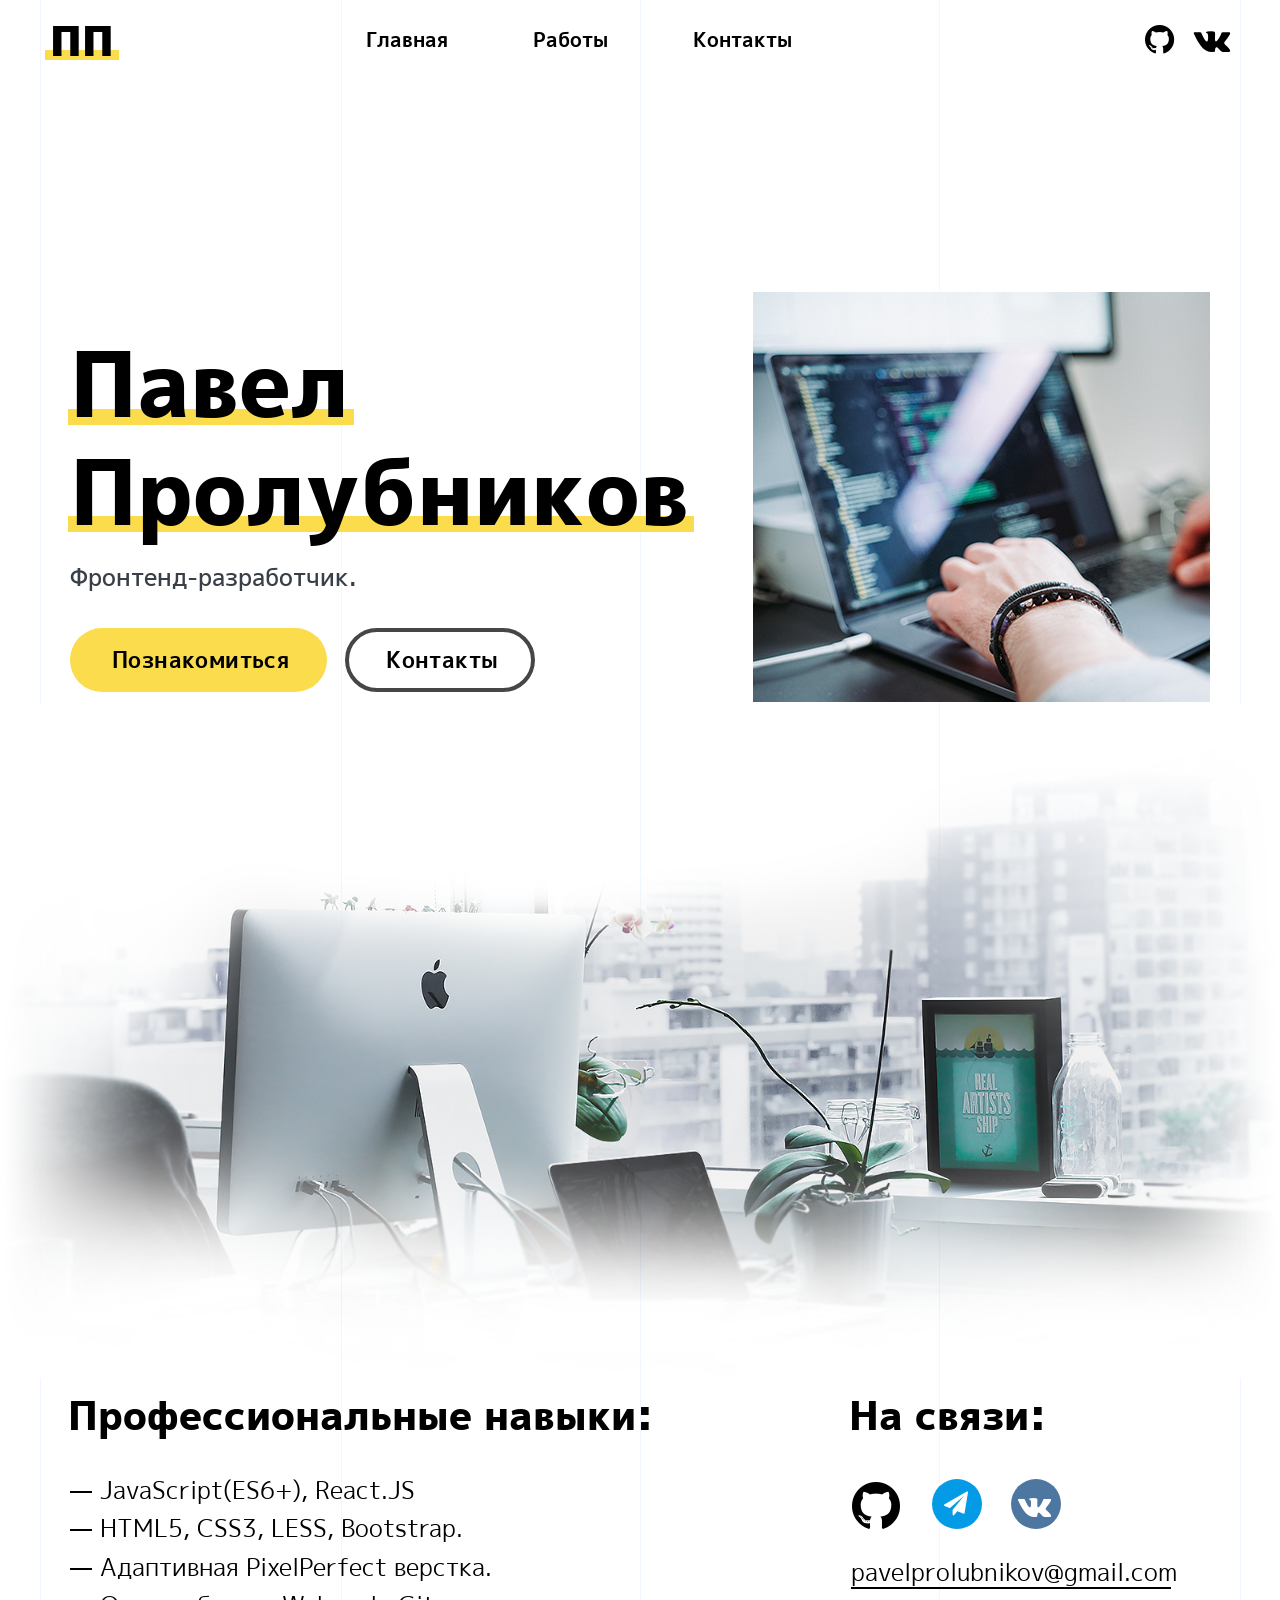
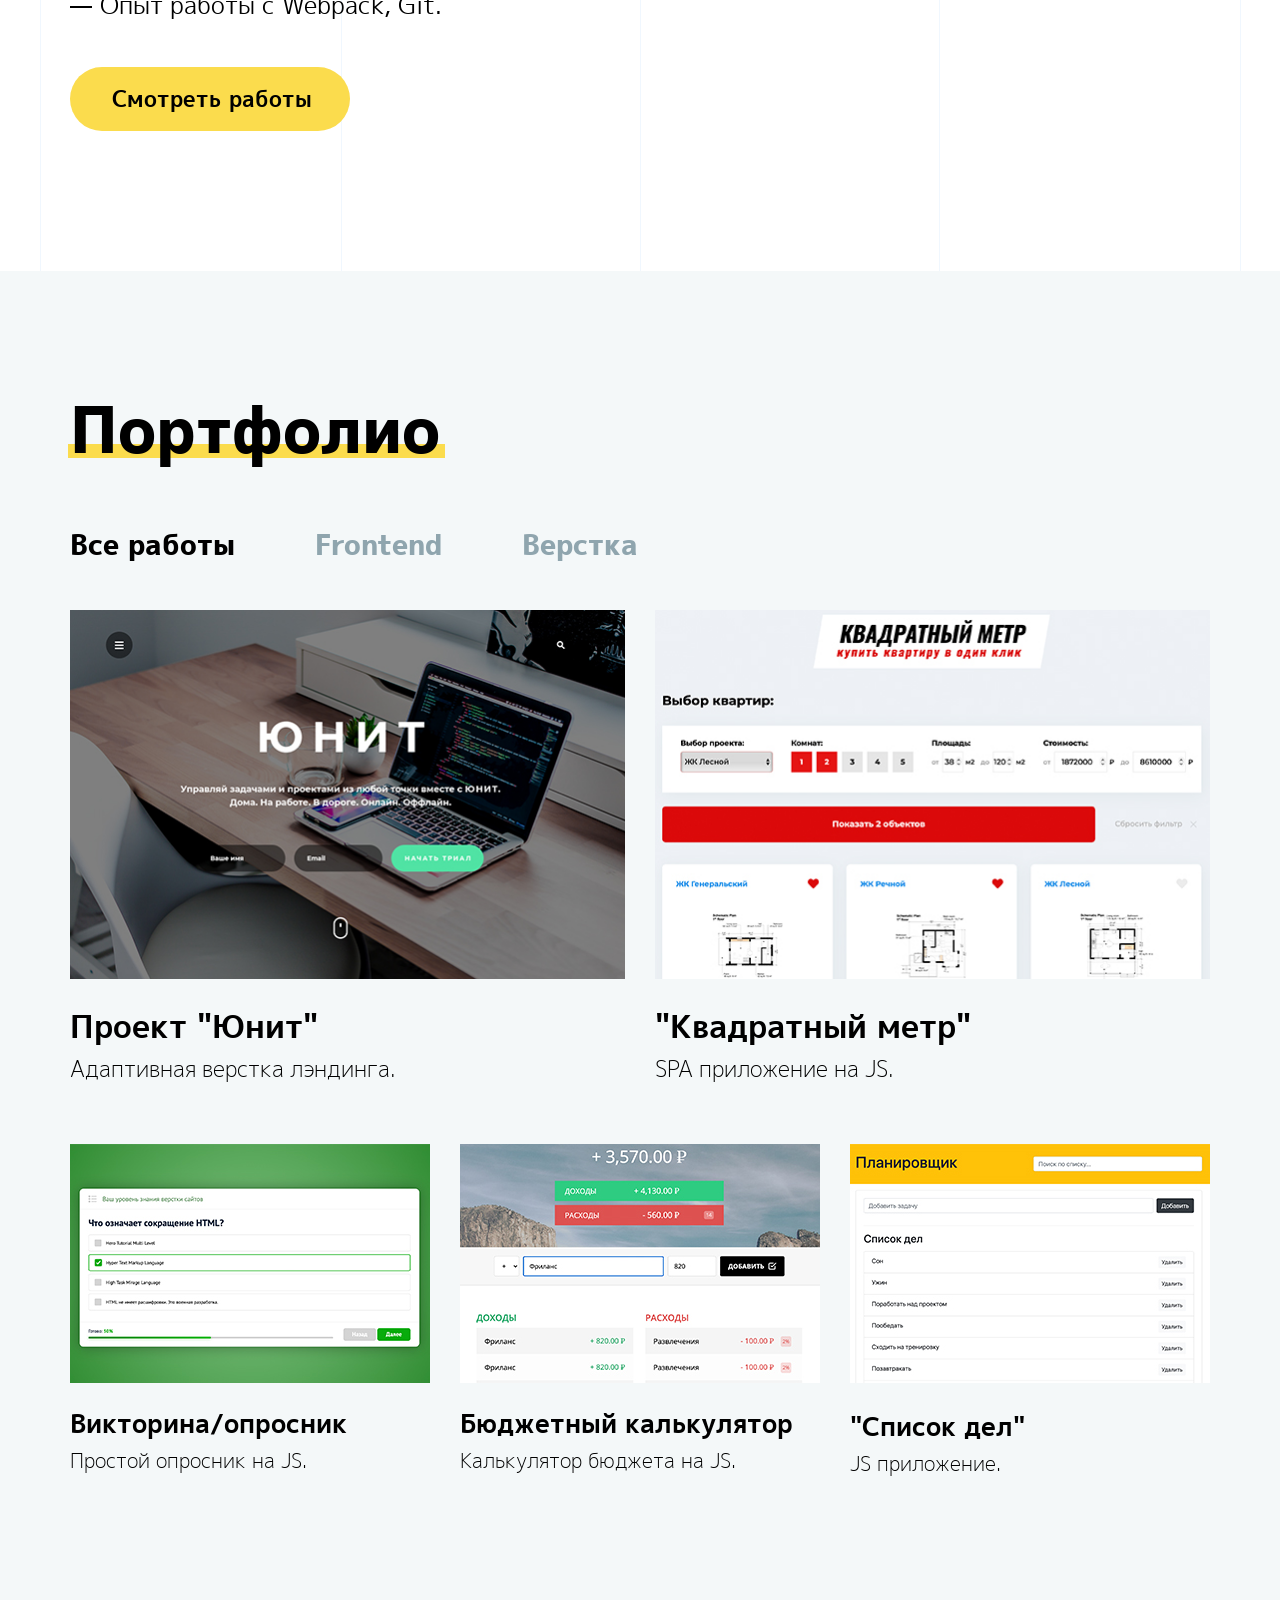
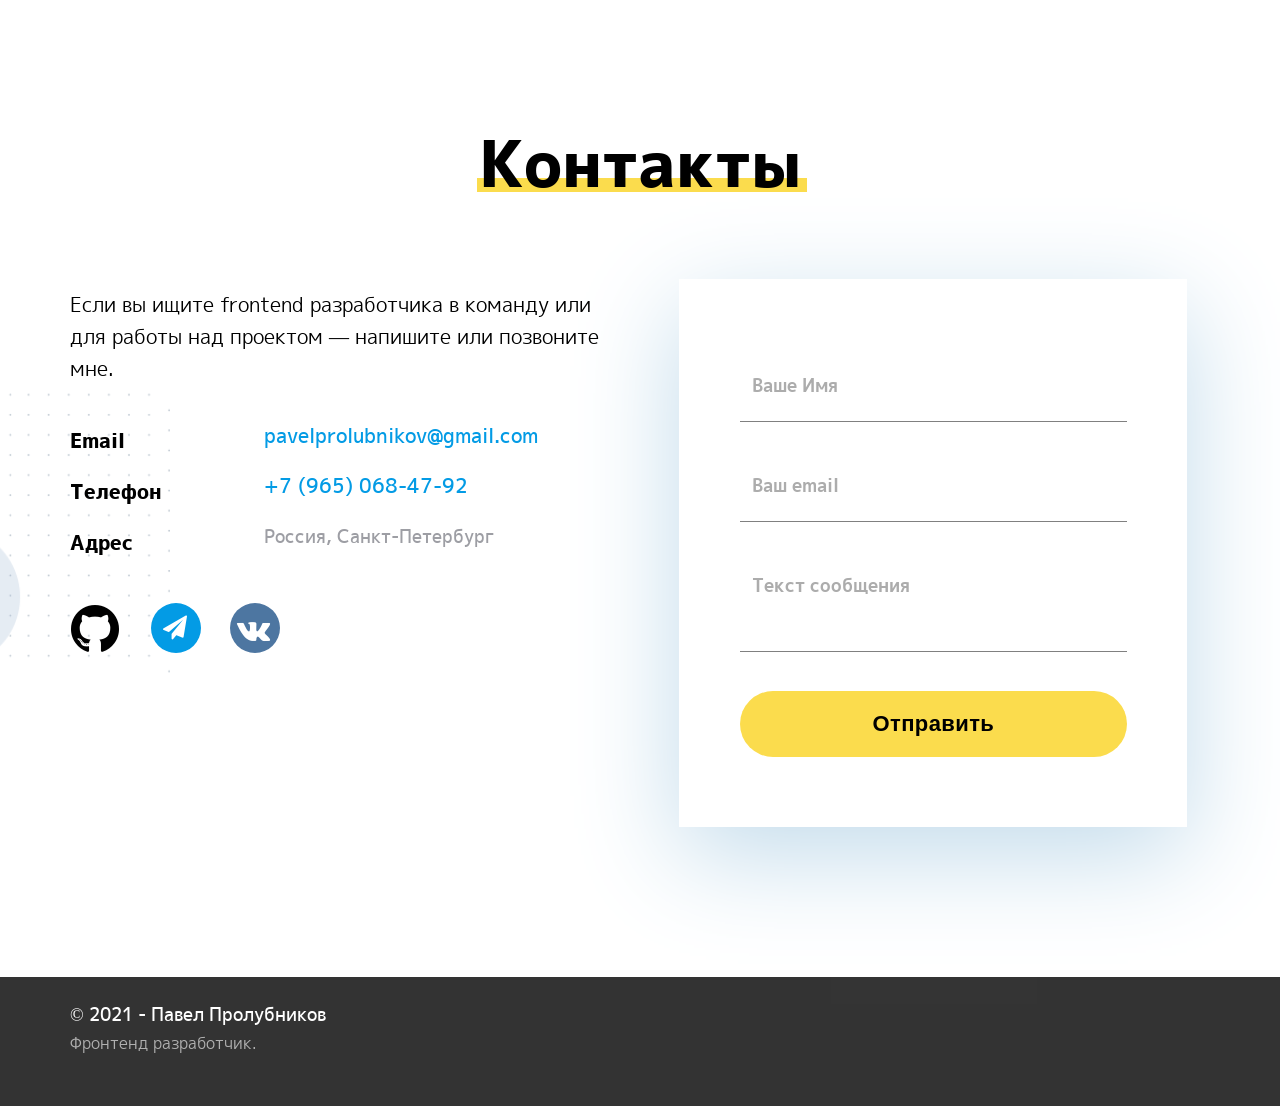
<file: index.html>
<!DOCTYPE html>
<html lang="en">
<head>
  <meta charset="UTF-8">
  <meta http-equiv="X-UA-Compatible" content="IE=edge">
  <meta name="viewport" content="width=device-width, initial-scale=1.0">
  <title>Портфолио</title>
  <link rel="stylesheet" href="./fonts/mplus1p/mplus1p.css">
  <link rel="stylesheet" href="https://maxcdn.bootstrapcdn.com/font-awesome/4.5.0/css/font-awesome.min.css">
  <link id="aos-css" href="https://unpkg.com/aos@2.3.1/dist/aos.css" rel="stylesheet">
  <link rel="stylesheet" href="css/main.css">
</head>
<body>

    <!-- ----------тонирование фона при активации бургер-меню---------- -->
    <div id="overlay"></div>

    <!-- -----------------------------HEADER---------------------------- -->
    <header class="header">

      <!-- ---------- Header-top ---------- -->
      <div class="fix-menu">
        <div class="header-top">
  
          <a href="#" class="header-logo">ПП</a>
          
          <nav class="header-menu">
            <a href="#" id="aos" class="header-logo" data-aos="fade-down">ПП</a>
            <a href="#" class="header-menu__item animate-border">Главная</a>
            <a href="#portfolio" class="header-menu__item animate-border">Работы</a>
            <a href="#contacts" class="header-menu__item animate-border">Контакты</a>
  
            <div class="mobile-contacts">
              <nav class="header-socials">
                <a href="https://github.com/PavelProl" target="_blank"><i class="fa fa-github"></i></a>
                <a href="https://vk.com/pavel.prolubnikov" target="_blank"><i class="fa fa-vk"></i></a>
              </nav>
              <div class="skills__icons">
                <a href="https://github.com/PavelProl" target="_blank"><i class="fa fa-github"></i></a>
                <a href="tg://resolve?domain=PavelProl" target="_blank"><i class="fa fa-paper-plane"></i></a>
                <a href="https://vk.com/pavel.prolubnikov" target="_blank"><i class="fa fa-vk"></i></a>
              </div>
    
              <div class="skills__mail">
                <a href="mailto:pavelprolubnikov@gmail.com">pavelprolubnikov@gmail.com</a>
              </div>
            </div>
            
          </nav>
              
          <nav class="header-socials">
            <a href="https://github.com/PavelProl" target="_blank"><i class="fa fa-github"></i></a>
            <a href="https://vk.com/pavel.prolubnikov" target="_blank"><i class="fa fa-vk"></i></a>
          </nav>
  
          <div class="toggle-menu">
              <span></span>
          </div>       
          
        </div>
      </div>
      <!-- ---------- / HEADER-TOP ---------- -->
  
      <!-- ---------- CONTAINER---------- -->
      <div class="container">
  
        <!-- ----------HEADER-CONTENT---------- -->
        <div class="header-content">
                  
          <div class="header-img" data-aos="fade-left" data-aos-duration="800" data-aos-offset="0">
            <img src="./img/header-img.jpg" alt="Мое фото">
          </div>
  
          <div class="content-desc" data-aos="fade-right" data-aos-duration="800" data-aos-offset="0">
            <h1 class="header-title">
              <span class="bottom-line">Павел</span>
              <span class="bottom-line">Пролубников</span>
            </h1>
            <p>Фронтенд-разработчик.            
            </p>
  
            <div class="content__btn">
              <a href="#skills" class="btn-color">Познакомиться</a>
              <a href="#contacts" class="btn-color btn-empty">Контакты</a>
            </div>
            
          </div>
        
        </div>
        <!-- ---------- / HEADER-CONTENT---------- -->
  
      </div>
      <!-- ---------- / CONTAINER---------- -->
  
      <div class="header__bg-img">
        <img src="img/BG-02.png" alt="bg-img">
      </div>
  
      <!-- ---------- CONTAINER---------- -->
      <div id="skills" class="container">
        
        <!-- ----------HEADER-CONTENT__SKILLS---------- -->
        <div class="skills-content">
  
          <div class="content-desc">
            <h2 class="skills__tittle">Профессиональные навыки:</h2>
            
            <ul class="skills__list">
              <li>JavaScript(ES6+), React.JS</li>
              <li>HTML5, CSS3, LESS, Bootstrap.</li>
              <li>Адаптивная PixelPerfect верстка.</li>
              <li>Опыт работы с Webpack, Git.</li>
            </ul>          
  
            <div class="content__btn">
              <a href="#portfolio" class="btn-color">Смотреть работы</a>
            </div>
                    
          </div>
  
          <div class="content-socials">
            <h2 class="skills__tittle">На связи:</h2>
  
            <div class="skills__icons">
              <a href="https://github.com/PavelProl" target="_blank"><i class="fa fa-github"></i></a>
              <a href="tg://resolve?domain=PavelProl" target="_blank"><i class="fa fa-paper-plane"></i></a>
              <a href="https://vk.com/pavel.prolubnikov" target="_blank"><i class="fa fa-vk"></i></a>
            </div>
  
            <div class="skills__mail">
              <a href="mailto:pavelprolubnikov@gmail.com">pavelprolubnikov@gmail.com</a>
            </div>          
          </div>
        
        </div>
        <!-- ---------- / HEADER-CONTENT__SKILLS---------- -->
  
      </div>
      
    </header>
    <!-- ----------------------------- / HEADER ---------------------------- -->

    <!-- ----------SECTION-PORTFOLIO---------- -->
    <section id="portfolio" class="section-portfolio">

      <!-- ----------CONTAINER---------- -->
      <div class="container">

        <div class="section-wrapper_portfolio">
          <h2 class="section-title bottom-line">Портфолио</h2>
        </div>

        <nav class="portfolio-nav">
          <a class="portfolio-nav__item portfolio-nav__item_active mixitup-control-active" data-filter="all">Все работы</a>
          <a class="portfolio-nav__item" data-filter=".front">Frontend</a>
          <a class="portfolio-nav__item" data-filter=".verst">Верстка</a>
        </nav>

        <div class="portfolio-cards">
          <div id="card1" class="portfolio__card mix verst">
              <a href="//pavelprol.github.io/Unium-Landing/" class="portfolio-card__poster">
                  <img src="./img/portfolio/Landing-Page-Trave.jpg" alt="Сайт Юнит">
                  <button>Смотреть проект</button>
              </a>
              <a class="portfolio-card__title" href="//pavelprol.github.io/Unium-Landing/">
                  Проект "Юнит"
              </a>
              <p class="portfolio-card__desc">Адаптивная верстка лэндинга.</p>
          </div>
          <div id="card2" class="portfolio__card mix front">
              <a href="//github.com/PavelProl/Project-SPA---Apartments" class="portfolio-card__poster">
                  <img src="./img/portfolio/ImacMocup.jpg" alt="Сайт Квадратный метр">
                  <button>Смотреть проект</button>
              </a>
              <a class="portfolio-card__title" href="//github.com/PavelProl/Project-SPA---Apartments">
                  "Квадратный метр"
              </a>
              <p class="portfolio-card__desc">SPA приложение на JS.</p>
          </div>
          <div id="card3" class="portfolio__card mix front">
              <a href="https://pavelprol.github.io/Quiz-project/" class="portfolio-card__poster">
                  <img src="./img/portfolio/Quiz.jpg" alt="Сайт Квиз Опросник">
                  <button>Смотреть проект</button>
              </a>
              <a class="portfolio-card__title" href="https://pavelprol.github.io/Quiz-project/">
                  Викторина/опросник
              </a>
              <p class="portfolio-card__desc">Простой опросник на JS.</p>
          </div>
          <div id="card4" class="portfolio__card mix front">
              <a href="https://pavelprol.github.io/Budget-calculator/" class="portfolio-card__poster">
                  <img src="./img/portfolio/Budjet.jpg" alt="Бюджетный калькулятор">
                  <button>Смотреть проект</button>
              </a>
              <a class="portfolio-card__title" href="https://pavelprol.github.io/Budget-calculator/">
                  Бюджетный калькулятор
              </a>
              <p class="portfolio-card__desc">Калькулятор бюджета на JS.</p>
          </div>
          <div id="card5" class="portfolio__card mix verst">
              <a href="https://pavelprol.github.io/toDo-list/" class="portfolio-card__poster">
                  <img src="./img//portfolio/ToDo.jpg" alt="Список дел">
                  <button>Смотреть проект</button>
              </a>
              <a class="portfolio-card__title" href="https://pavelprol.github.io/toDo-list/">
                  "Список дел"
              </a>
              <p class="portfolio-card__desc">JS приложение.</p>
          </div>
      </div>
        

      </div>
      <!-- ---------- / CONTAINER---------- -->
    
    </section>
    <!-- ---------- / SECTION-PORTFOLIO---------- -->

    
    <!-- ----- SECTION-WORK ---------- --> 
    <section class="none section-work">
      <div class="container">

        <div class="section-wrapper">
          <h2 class="section-title bottom-line" data-aos-offset="300" data-aos="fade-left" data-aos-duration="800">Секция</h2>
        </div>

        <div class="timeline">
            <div class="timeline-item" data-aos-offset="300" data-aos="fade-right" data-aos-duration="1000">
                <div class="timeline-icon layers-icon">
                    <svg id="Layer_2" data-name="Layer 2" xmlns="http://www.w3.org/2000/svg" viewBox="0 0 32 32"><defs></defs><title>layers</title><path class="cls-1" d="M16.34,27.89a.83.83,0,0,1-.68,0L3.15,22.28,1.52,23a.91.91,0,0,0,0,1.65L15.66,31a.83.83,0,0,0,.68,0l14.14-6.35a.91.91,0,0,0,0-1.65l-1.62-.73Zm0-7.94a.83.83,0,0,1-.68,0L3.31,14.41l-1.79.8a.91.91,0,0,0,0,1.65l14.14,6.35a.83.83,0,0,0,.68,0l14.14-6.35a.91.91,0,0,0,0-1.65l-1.79-.8ZM30.48,9.07a.91.91,0,0,0,0-1.65L16.34,1.07a.83.83,0,0,0-.68,0L1.52,7.42a.91.91,0,0,0,0,1.65l14.14,6.35a.83.83,0,0,0,.68,0Z"/></svg>
                </div>
                <div class="timeline-text">
                    <h3 class="timeline-item__header">Заголовок</h3>
                    <p>Lorem ipsum dolor sit, amet consectetur adipisicing elit.</p>
                    <p>Lorem ipsum dolor sit amet.</p>
                </div>
            </div>
            <div class="timeline-item" data-aos-offset="300" data-aos="fade-left" data-aos-duration="1000">
                <div class="timeline-icon presentation-icon">
                    <svg xmlns="http://www.w3.org/2000/svg" viewBox="0 0 32 32"><defs></defs><title>presentation-chart</title><g id="Layer_2" data-name="Layer 2"><path class="cls-1" d="M21.47,28.32l-4-2.21s0-.07,0-.11V25h-3v1s0,.07,0,.11l-4,2.21A1.5,1.5,0,0,0,12,30.94l4-2.23,4,2.23a1.5,1.5,0,0,0,1.46-2.62ZM3,21a2,2,0,0,0,2,2H27a2,2,0,0,0,2-2V7H3Zm4.94-6.06,3-3a1.5,1.5,0,0,1,2.12,0L17,15.88l4.94-4.94a1.5,1.5,0,0,1,2.12,2.12l-6,6a1.5,1.5,0,0,1-2.12,0L12,15.12l-1.94,1.94a1.5,1.5,0,1,1-2.12-2.12ZM30.72,1.74A1.36,1.36,0,0,0,29.51,1h-27a1.36,1.36,0,0,0-1.21.74,3,3,0,0,0,0,2.52A1.36,1.36,0,0,0,2.49,5h27a1.36,1.36,0,0,0,1.21-.74A3,3,0,0,0,30.72,1.74Z"/></g></svg>
                </div>
                <div class="timeline-text">
                    <h3 class="timeline-item__header">Заголовок</h3>
                    <p>Lorem ipsum dolor sit, amet consectetur adipisicing elit.</p>
                </div>
            </div>
            <div class="timeline-item" data-aos-offset="300" data-aos="fade-right" data-aos-duration="1000">
                <div class="timeline-icon hours-icon">
                    <svg xmlns="http://www.w3.org/2000/svg" viewBox="0 0 32 32"><defs></defs><title>24-hours</title><g id="Layer_2" data-name="Layer 2"><path class="cls-1" d="M26.36,9.79l-3.21,2.38A9.16,9.16,0,1,1,16,8.66h0v2.06c0,.55.37.75.83.45l6.38-4.25a.62.62,0,0,0,0-1.11L16.79,1.55c-.46-.31-.83-.1-.83.45V4.66h0A13.22,13.22,0,1,0,26.36,9.79ZM12,18.29c-.58.52-1.2,1-1.8,1.49-1.46,1.21-1.09,2.34.47,2.41h3.94c1.44-.07,1.42-1.86-.07-1.86l-2.16,0c.27-.21.56-.42.83-.64,1.23-1,2.32-2.13,2.32-3.59a2.8,2.8,0,0,0-3.05-2.75c-3.1,0-3.91,3.67-2.08,3.67,1.39,0,.69-1.74,2-1.74a.85.85,0,0,1,.88.9A3,3,0,0,1,12,18.29ZM19.55,22a1.06,1.06,0,0,0,1.61-.14,1.36,1.36,0,0,0,.21-.83v-.55a1.77,1.77,0,0,0,.76-.1.78.78,0,0,0,.48-.74.81.81,0,0,0-.51-.77,1.93,1.93,0,0,0-.72-.09V14.7a1.19,1.19,0,0,0-1.27-1.3A1.24,1.24,0,0,0,19,14l-2.83,3.91c-.72,1-.75,2.58.6,2.58h2.47V21A1.22,1.22,0,0,0,19.55,22Zm-1.91-3.21L19.43,16c0,.45-.06.89-.09,1.34s0,.94-.05,1.42Z"/></g></svg>
                </div>
                <div class="timeline-text">
                    <h3 class="timeline-item__header">Заголовок</h3>
                    <p>Lorem ipsum dolor sit amet consectetur adipisicing elit.</p>
                </div>
            </div>
            <div class="timeline-item" data-aos-offset="300" data-aos="fade-left" data-aos-duration="1000">
                <div class="timeline-icon alt-icon">
                    <svg id="Layer_2" data-name="Layer 2" xmlns="http://www.w3.org/2000/svg" viewBox="0 0 32 32"><defs></defs><title>code-alt</title><path class="cls-1" d="M9.63,13.76A2.4,2.4,0,1,0,7.17,9.64a18.24,18.24,0,0,0-5.62,5.62,2.4,2.4,0,0,0,0,2.47,18.24,18.24,0,0,0,5.62,5.62,2.4,2.4,0,1,0,2.47-4.12,14.12,14.12,0,0,1-3.08-2.73A12.4,12.4,0,0,1,9.63,13.76Zm20.82,1.51a18.24,18.24,0,0,0-5.62-5.62,2.4,2.4,0,1,0-2.47,4.12,14.12,14.12,0,0,1,3.08,2.73,12.4,12.4,0,0,1-3.08,2.76,2.4,2.4,0,1,0,2.47,4.12,18.24,18.24,0,0,0,5.62-5.62A2.4,2.4,0,0,0,30.46,15.26ZM16.55,5l-5,21a2,2,0,0,0,3.89.93l5-21A2,2,0,0,0,16.55,5Z"/></svg>
                </div>
                <div class="timeline-text">
                    <h3 class="timeline-item__header">Заголовок</h3>
                    <p>Lorem ipsum dolor sit amet consectetur adipisicing elit.</p>
                </div>
            </div>
        </div>
      </div>
    </section>
    <!-- ----- /SECTION-WORK ---------- -->

    <!-- ----------SECTION-CONTACTS---------- -->
    <section class="section-contacts" id="contacts">
      
      <!-- ----------CONTAINER---------- -->
      <div class="container">

        <div class="section-wrapper">
          <h2 class="section-title bottom-line">Контакты</h2>
        </div>

        <div class="section-content">

          <div class="content__desc">

            <p>Если вы ищите frontend разработчика в команду или для работы над проектом — напишите или позвоните мне.</p>
            <div class="desc-contacts">
              <div class="contacts-name">
                <p>Email</p>
                <p>Телефон</p>
                <p>Адрес</p>
              </div>

              <div class="desc-info">
                <p><a href="mailto:pavelprolubnikov@gmail.com">pavelprolubnikov@gmail.com</a></p>
                <p><a href="tel:-79650684792">+7 (965) 068-47-92</a></p>
                <p>Россия, Санкт-Петербург</p>
              </div>
            </div>

            <div class="skills__icons">
              <a href="https://github.com/PavelProl" target="_blank"><i class="fa fa-github"></i></a>
              <a href="tg://resolve?domain=PavelProl" target="_blank"><i class="fa fa-paper-plane"></i></a>
              <a href="https://vk.com/pavel.prolubnikov" target="_blank"><i class="fa fa-vk"></i></a>
            </div>

          </div>        
          
          <div class="form-wrapper">

            <form class="contacts__form" id="contacts__form">
              <div class="form-item">
                <input class="form-field" type="text" name="userName" required>
                <span class="fake-placeholder">Ваше Имя</span>
              </div>

              <div class="form-item">
                <input class="form-field" type="text" name="email">
                <span class="fake-placeholder">Ваш email</span>
              </div>

              <div class="form-item">
                <textarea class="form-field" type="text" name="message"></textarea>
                <span class="fake-placeholder">Текст сообщения</span>
              </div>

              <div class="form-item">
                <button type="submit" class="btn-color btn-form">Отправить</button>
              </div>
            </form>
            
          </div>      

        </div>      

      </div>
      <!-- ---------- / CONTAINER---------- -->
    
    </section>
    <!-- ---------- / SECTION-WORK---------- -->

    <!-- ---------- FOOTER---------- -->
    <footer class="footer">
      <div class="container">
        <h3 class="footer-title">&copy; 2021 - Павел Пролубников</h3>
        <p>Фронтенд разработчик.</p>
      </div>
    </footer>
    <!-- ---------- / FOOTER---------- -->

    <a id="upbutton" href="#" onclick="smoothJumpUp(); return false;">
      <img src="img/up5.png" alt="Top" border="none" title="Наверх">
    </a> 

    <script src="libs/jquery/jquery-3.5.1.min.js"></script>
    <script src="libs/jquery.validate/jquery.validate/jquery.validate.js"></script>
    <script src="libs/mixitup/mixitup.min.js"></script>
    <script src="https://unpkg.com/aos@2.3.1/dist/aos.js"></script>
    <script>
      // offset для разных экранов
      if (window.innerWidth < 768) {
        for (let elem of document.querySelectorAll('[data-aos-offset]')) {
          elem.setAttribute('data-aos-offset', '150');
        }
      } else if (window.innerWidth < 1200) {
        for (let elem of document.querySelectorAll('[data-aos-offset]')) {
          elem.setAttribute('data-aos-offset', '200')
        }
      }
      AOS.init();
    </script>
    <script src="js/main.js"></script> 
  
</body>
</html>
</file>
<file: fonts/mplus1p/mplus1p.css>
@font-face {
    font-family: 'M PLUS 1p';
    src: local('Mplus 1p Light'), local('Mplus1p-Light'), url('Mplus1plight.woff2') format('woff2'), url('Mplus1plight.woff') format('woff'), url('Mplus1plight.ttf') format('truetype');
    font-weight: 300;
    font-style: normal;
}
@font-face {
    font-family: 'M PLUS 1p';
    src: local('Mplus 1p'), local('Mplus1p-Regular'), url('Mplus1p.woff2') format('woff2'), url('Mplus1p.woff') format('woff'), url('Mplus1p.ttf') format('truetype');
    font-weight: 400;
    font-style: normal;
}
@font-face {
    font-family: 'M PLUS 1p';
    src: local('Mplus 1p Thin'), local('Mplus1p-Thin'), url('Mplus1pthin.woff2') format('woff2'), url('Mplus1pthin.woff') format('woff'), url('Mplus1pthin.ttf') format('truetype');
    font-weight: 100;
    font-style: normal;
}
@font-face {
    font-family: 'M PLUS 1p';
    src: local('Mplus 1p ExtraBold'), local('Mplus1p-ExtraBold'), url('Mplus1pextrabold.woff2') format('woff2'), url('Mplus1pextrabold.woff') format('woff'), url('Mplus1pextrabold.ttf') format('truetype');
    font-weight: 800;
    font-style: normal;
}
@font-face {
    font-family: 'M PLUS 1p';
    src: local('Mplus 1p Black'), local('Mplus1p-Black'), url('Mplus1pblack.woff2') format('woff2'), url('Mplus1pblack.woff') format('woff'), url('Mplus1pblack.ttf') format('truetype');
    font-weight: 900;
    font-style: normal;
}
@font-face {
    font-family: 'M PLUS 1p';
    src: local('Mplus 1p Medium'), local('Mplus1p-Medium'), url('Mplus1pmedium.woff2') format('woff2'), url('Mplus1pmedium.woff') format('woff'), url('Mplus1pmedium.ttf') format('truetype');
    font-weight: 500;
    font-style: normal;
}
@font-face {
    font-family: 'M PLUS 1p';
    src: local('Mplus 1p Bold'), local('Mplus1p-Bold'), url('Mplus1pbold.woff2') format('woff2'), url('Mplus1pbold.woff') format('woff'), url('Mplus1pbold.ttf') format('truetype');
    font-weight: 700;
    font-style: normal;
}
</file>
<file: css/main.css>
:root {
  --blue: #039be5;
  --red: #ea736d;
  --yellow: #fbdc4d;
  --line: #fbdc4d;
  --text: #161616;
  --fontreg: 'M PLUS 1p';
}
* {
  -webkit-box-sizing: border-box;
          box-sizing: border-box;
}
html {
  scroll-behavior: smooth;
}
body {
  margin: 0;
  padding: 0;
  width: 100%;
  color: black;
  font-size: 24px;
  font-family: var(--fontreg);
  font-weight: 400;
}
.none {
  display: none;
}
#upbutton {
  height: 30px;
  width: 30px;
  bottom: 30px;
  right: 30px;
  cursor: pointer;
  opacity: 0.9;
  display: none;
  position: fixed;
  z-index: 999;
}
@media (min-width: 768px) {
  #upbutton {
    height: 45px;
    width: 45px;
  }
}
@media (min-width: 1200px) {
  #upbutton {
    height: 60px;
    width: 60px;
  }
}
#upbutton:hover {
  opacity: 0.8;
}
a,
a:hover {
  text-decoration: none;
  color: black;
}
h1,
h2,
h3,
p {
  padding: 0;
  margin: 0;
}
h1,
h2,
h3 {
  font-weight: 800;
  line-height: 1.19;
}
ul {
  margin: 0;
  padding: 0;
  list-style-type: none;
}
img {
  max-width: 100%;
  height: auto;
  display: block;
}
button,
input {
  outline: none;
}
button {
  cursor: pointer;
  border: 0px;
  padding: 0;
  background-color: transparent;
}
.noscroll {
  overflow: hidden;
}
#overlay.active {
  position: fixed;
  top: 0;
  bottom: 0;
  left: 0;
  right: 0;
  background-color: rgba(0, 0, 0, 0.5);
  z-index: 1;
  -webkit-transition: .5s;
  transition: .5s;
  opacity: 0.5;
}
.container {
  max-width: 376px;
  margin: 0 auto;
  padding: 0px 15px;
}
@media (min-width: 768px) {
  .container {
    max-width: 768px;
    padding: 0px 30px;
  }
}
@media (min-width: 1200px) {
  .container {
    max-width: 1140px;
    padding: 0;
  }
}
.bottom-line {
  position: relative;
  z-index: 2;
  width: -webkit-fit-content;
  width: -moz-fit-content;
  width: fit-content;
}
.bottom-line:before {
  content: "";
  position: absolute;
  bottom: 3px;
  left: -2px;
  right: -5px;
  height: 10px;
  background-color: var(--line);
  z-index: -1;
}
@media (min-width: 768px) {
  .bottom-line:before {
    bottom: 6px;
    height: 12px;
  }
}
@media (min-width: 1200px) {
  .bottom-line:before {
    bottom: 15px;
    height: 14px;
  }
}
.btn-color {
  display: inline-block;
  padding-left: 42px;
  padding-right: 38px;
  height: 64px;
  line-height: 64px;
  border-radius: 50px;
  font-size: 22px;
  font-weight: 700;
  letter-spacing: 0.4px;
  background-color: var(--yellow);
  cursor: pointer;
}
.btn-empty {
  margin-left: 18px;
  padding-left: 37px;
  padding-right: 33px;
  line-height: 56px;
  border: 4px solid #464646;
  background-color: transparent;
}
.btn-color:hover {
  background-color: #ffd200;
  -webkit-transition: 0.5s;
  transition: 0.5s;
}
.btn-color:hover:active {
  background-color: #e1bc10;
}
.btn-empty:hover {
  border: 4px solid #797979;
  color: #797979;
  background-color: transparent;
  -webkit-transition: 0.5s;
  transition: 0.5s;
}
.btn-empty:hover:active {
  border: 4px solid #181818;
  color: #181818;
  background-color: transparent;
}
.animate-border {
  position: relative;
  z-index: 2;
  width: -webkit-fit-content;
  width: -moz-fit-content;
  width: fit-content;
}
.animate-border:before,
.animate-border:after {
  content: "";
  position: absolute;
  bottom: 6px;
  height: 4px;
  background-color: var(--line);
  width: 0%;
  -webkit-transition: 0.5s;
  transition: 0.5s;
  z-index: -1;
}
.animate-border:before {
  left: 50%;
}
.animate-border:after {
  right: 50%;
}
.animate-border:before,
.animate-border:after {
  bottom: 2px;
}
@media (min-width: 1200px) {
  .animate-border:before,
  .animate-border:after {
    bottom: 6px;
  }
}
.animate-border:hover:before,
.animate-border:hover:after {
  width: 55%;
}
.section-wrapper {
  margin-bottom: 0px;
  text-align: center;
}
@media (min-width: 768px) {
  .section-wrapper {
    margin-bottom: 52px;
  }
}
@media (min-width: 1200px) {
  .section-wrapper {
    margin-bottom: 78px;
  }
}
.section-title {
  display: inline-block;
  font-size: 36px;
  font-weight: 800;
  color: #000;
}
@media (min-width: 768px) {
  .section-title {
    font-size: 52px;
  }
}
@media (min-width: 1200px) {
  .section-title {
    font-size: 64px;
  }
}
.toggle-menu {
  display: -webkit-box;
  display: -ms-flexbox;
  display: flex;
  margin-right: 10px;
  margin-top: 4px;
  width: 40px;
  cursor: pointer;
  z-index: 5;
}
.toggle-menu span {
  position: relative;
  display: block;
  margin: auto;
  width: 100%;
  height: 5px;
  background-color: var(--line);
  -webkit-transition: .3s;
  transition: .3s;
}
.toggle-menu span:after,
.toggle-menu span:before {
  content: "";
  position: absolute;
  width: 100%;
  height: 5px;
  background-color: var(--line);
  -webkit-transition: .3s;
  transition: .3s;
}
.toggle-menu span:after {
  top: -10px;
}
.toggle-menu span:before {
  bottom: -10px;
}
@media (min-width: 768px) {
  .toggle-menu {
    margin-right: 14px;
  }
}
@media (min-width: 1200px) {
  .toggle-menu {
    display: none;
  }
}
.toggle-menu.active span {
  background-color: transparent;
}
.toggle-menu.active span:after,
.toggle-menu.active span:before {
  top: 0px;
  left: 0px;
  -webkit-transform: rotate(45deg);
          transform: rotate(45deg);
  background-color: var(--red);
}
.toggle-menu.active span:before {
  -webkit-transform: rotate(-45deg);
          transform: rotate(-45deg);
}
@media (min-width: 768px) {
  .toggle-menu.active span:after,
  .toggle-menu.active span:before {
    top: 0px;
    left: 0px;
  }
}
@media (min-width: 1200px) {
  .toggle-menu.active {
    display: none;
  }
}
.error {
  font-size: 10px;
  color: red;
  top: 10px;
}
.header {
  max-width: 1600px;
  margin-left: auto;
  margin-right: auto;
  padding-top: 73px;
  padding-bottom: 90px;
  overflow: hidden;
}
@media (min-width: 768px) {
  .header {
    padding-top: 35px;
    padding-bottom: 70px;
  }
}
@media (min-width: 1200px) {
  .header {
    background-image: url("../img/headerBg.png");
    background-position: center;
    background-repeat: repeat;
    padding-top: 1px;
    padding-bottom: 140px;
  }
}
.fix-menu {
  position: fixed;
  top: 0;
  left: 0;
  right: 0;
  z-index: 5;
  margin-left: auto;
  margin-right: auto;
}
@media (min-width: 1200px) {
  .fix-menu {
    background-image: url("../img/headerBg.png");
    background-size: auto;
    background-position: center;
    background-repeat: repeat;
  }
}
.fix-menu.active {
  background-color: #fff;
  -webkit-box-shadow: 0 -5px 15px rgba(0, 0, 0, 0.45);
          box-shadow: 0 -5px 15px rgba(0, 0, 0, 0.45);
}
.header-top {
  max-width: 1400px;
  margin: 0 auto;
  padding: 7px 15px 7px;
  display: -webkit-box;
  display: -ms-flexbox;
  display: flex;
  -webkit-box-align: center;
      -ms-flex-align: center;
          align-items: center;
  -webkit-box-pack: justify;
      -ms-flex-pack: justify;
          justify-content: space-between;
}
@media (min-width: 768px) {
  .header-top {
    padding: 15px 50px 10px;
  }
}
@media (min-width: 1200px) {
  .header-top {
    background-image: url("../img/headerBg.png");
    background-position: center;
    background-repeat: repeat;
  }
}
.header-logo {
  position: relative;
  z-index: 2;
  margin-left: 4px;
  font-size: 42px;
  font-weight: 900;
  line-height: 1.2;
}
.header-logo:after {
  position: absolute;
  content: "";
  bottom: 5px;
  left: -5px;
  right: -5px;
  height: 10px;
  background-color: var(--yellow);
  z-index: -1;
}
@media (min-width: 768px) {
  .header-logo {
    margin-left: 0;
  }
}
.header-menu {
  position: fixed;
  top: 0;
  right: 0;
  height: 100vh;
  max-width: 360px;
  background-color: #fff;
  z-index: 5;
  -webkit-transform: translateX(105%);
          transform: translateX(105%);
  -webkit-transition: .5s;
  transition: .5s;
}
@media (min-width: 768px) {
  .header-menu {
    max-width: 319px;
  }
}
@media (min-width: 1200px) {
  .header-menu {
    display: block;
    position: relative;
    margin-left: -24px;
    margin-bottom: 4px;
    height: auto;
    width: auto;
    max-width: unset;
    background-color: transparent;
    -webkit-transform: translateX(0%);
            transform: translateX(0%);
  }
}
.header-menu .header-logo:after {
  bottom: 9px;
}
@media (min-width: 1200px) {
  .header-menu .header-logo {
    display: none;
  }
}
.header-menu.active {
  padding: 25px 24px;
  -webkit-transform: translateX(0%);
          transform: translateX(0%);
}
@media (min-width: 768px) {
  .header-menu.active {
    padding: 24px 28px;
  }
}
.header-menu__item {
  display: block;
  margin-left: 6px;
  padding-top: 29px;
  padding-bottom: 0px;
  font-size: 20px;
  font-weight: 700;
  line-height: 1.2;
}
@media (min-width: 768px) {
  .header-menu__item {
    padding-top: 30px;
    padding-bottom: 0px;
    line-height: 1.2;
    margin-left: 3px;
  }
}
@media (min-width: 1200px) {
  .header-menu__item {
    padding-top: 5px;
    padding-bottom: 5px;
    margin-right: 78px;
    margin-left: 0px;
    line-height: 1.2;
    display: inline-block;
  }
  .header-menu__item:last-child {
    margin-right: 0px;
  }
}
.mobile-contacts {
  display: block;
}
@media (min-width: 1200px) {
  .mobile-contacts {
    display: none;
  }
}
.mobile-contacts .header-socials {
  display: none;
}
.mobile-contacts .skills__icons {
  margin-top: 39px;
  margin-left: 4px;
  margin-bottom: 47px;
}
@media (min-width: 768px) {
  .mobile-contacts .skills__icons {
    margin-top: 38px;
    margin-left: 0px;
  }
}
.mobile-contacts .skills__icons a {
  margin-right: 22px;
}
@media (min-width: 768px) {
  .mobile-contacts .skills__icons a {
    margin-right: 22px;
  }
}
.mobile-contacts .skills__mail {
  margin-left: 5px;
  line-height: 1.1;
}
@media (min-width: 768px) {
  .mobile-contacts .skills__mail {
    margin-left: 2px;
  }
}
.mobile-contacts .skills__mail a {
  margin-top: 45px;
  font-size: 18px;
  line-height: 1.222;
}
.header-socials {
  display: none;
}
@media (min-width: 1200px) {
  .header-socials {
    display: -webkit-box;
    display: -ms-flexbox;
    display: flex;
    -webkit-box-align: center;
        -ms-flex-align: center;
            align-items: center;
    text-align: center;
  }
}
.header-socials a {
  margin-right: 20px;
}
.header-socials a:last-child {
  margin-right: 0px;
}
.header-top i {
  margin-top: 4px;
  font-size: 25px;
}
@media (min-width: 1200px) {
  .header-top i {
    font-size: 34px;
  }
}
.fa-github:hover {
  color: #6cc644;
  -webkit-transition: 0.5s;
  transition: 0.5s;
}
.fa-vk:hover {
  color: #45668e;
  -webkit-transition: 0.5s;
  transition: 0.5s;
}
.header-content {
  position: relative;
  display: -webkit-box;
  display: -ms-flexbox;
  display: flex;
  -webkit-box-orient: vertical;
  -webkit-box-direction: normal;
      -ms-flex-direction: column;
          flex-direction: column;
  -webkit-box-align: center;
      -ms-flex-align: center;
          align-items: center;
  margin-bottom: 0;
  margin-top: 35px;
}
@media (min-width: 768px) {
  .header-content {
    -webkit-box-orient: horizontal;
    -webkit-box-direction: reverse;
        -ms-flex-direction: row-reverse;
            flex-direction: row-reverse;
    -webkit-box-pack: justify;
        -ms-flex-pack: justify;
            justify-content: space-between;
    margin-top: 92px;
  }
}
@media (min-width: 1200px) {
  .header-content {
    margin-top: 269px;
    margin-bottom: 702px;
  }
}
.header-img {
  margin-bottom: 50px;
  width: 240px;
  height: 240px;
}
@media (min-width: 768px) {
  .header-img {
    margin-top: 22px;
    margin-right: 25px;
  }
}
@media (min-width: 1200px) {
  .header-img {
    margin-right: 0;
    width: 457px;
    height: 410px;
  }
}
.header-img img {
  width: 100%;
  height: 100%;
  -o-object-fit: cover;
     object-fit: cover;
  -o-object-position: center;
     object-position: center;
}
.content-desc {
  display: -webkit-box;
  display: -ms-flexbox;
  display: flex;
  -webkit-box-orient: vertical;
  -webkit-box-direction: normal;
      -ms-flex-direction: column;
          flex-direction: column;
  margin-bottom: 30px;
}
@media (min-width: 768px) {
  .content-desc {
    margin-bottom: 0px;
  }
}
.content-desc span {
  display: block;
}
.content-desc p {
  margin-bottom: 33px;
  max-width: 374px;
  font-size: 18px;
  font-weight: 500;
  color: #393f47;
  line-height: 1.667;
}
@media (min-width: 768px) {
  .content-desc p {
    margin-bottom: 0;
    max-width: 350px;
  }
}
@media (min-width: 1200px) {
  .content-desc p {
    margin-bottom: 33px;
    max-width: 555px;
    font-size: 24px;
    line-height: 1.5;
  }
}
.content-desc h2 {
  font-size: 30px;
}
@media (min-width: 768px) {
  .content-desc h2 {
    font-size: 32px;
  }
}
@media (min-width: 1200px) {
  .content-desc h2 {
    font-size: 40px;
  }
}
.header-title {
  margin-right: 8px;
  margin-bottom: 27px;
  font-size: 36px;
}
@media (min-width: 768px) {
  .header-title {
    font-size: 52px;
    margin-top: -15px;
    margin-bottom: 20px;
  }
}
@media (min-width: 1200px) {
  .header-title {
    margin-top: 0px;
    margin-right: 0;
    margin-bottom: 14px;
    font-size: 90px;
  }
}
.header__bg-img {
  max-width: 1600px;
  margin-left: 0;
  margin-right: 0;
  margin-bottom: 54px;
  -webkit-transform: scale(1.8);
          transform: scale(1.8);
}
@media (min-width: 425px) {
  .header__bg-img {
    -webkit-transform: scale(1.5);
            transform: scale(1.5);
  }
}
@media (min-width: 576px) {
  .header__bg-img {
    -webkit-transform: scale(1.2);
            transform: scale(1.2);
  }
}
@media (min-width: 768px) {
  .header__bg-img {
    margin-top: -100px;
    margin-bottom: 14px;
    -webkit-transform: scale(1);
            transform: scale(1);
  }
}
@media (min-width: 1200px) {
  .header__bg-img {
    margin-top: -750px;
  }
}
.content__btn {
  display: none;
}
@media (min-width: 1200px) {
  .content__btn {
    width: 464px;
    display: -webkit-box;
    display: -ms-flexbox;
    display: flex;
    -webkit-box-align: center;
        -ms-flex-align: center;
            align-items: center;
    -webkit-box-pack: justify;
        -ms-flex-pack: justify;
            justify-content: space-between;
  }
}
.skills-content {
  display: -webkit-box;
  display: -ms-flexbox;
  display: flex;
  -webkit-box-orient: vertical;
  -webkit-box-direction: normal;
      -ms-flex-direction: column;
          flex-direction: column;
}
@media (min-width: 768px) {
  .skills-content {
    -webkit-box-pack: justify;
        -ms-flex-pack: justify;
            justify-content: space-between;
    -webkit-box-orient: horizontal;
    -webkit-box-direction: normal;
        -ms-flex-direction: row;
            flex-direction: row;
  }
}
@media (min-width: 1200px) {
  .skills-content {
    padding-top: 150px;
    margin-top: -150px;
  }
}
.skills__tittle {
  margin-left: -2px;
  margin-bottom: 30px;
}
@media (min-width: 1200px) {
  .skills__tittle {
    margin-bottom: 31px;
  }
}
.skills__list {
  width: 288px;
  font-size: 18px;
  line-height: 1.2;
}
@media (min-width: 768px) {
  .skills__list {
    width: 322px;
  }
}
@media (min-width: 1200px) {
  .skills__list {
    width: 100%;
    margin-left: 30px;
    margin-bottom: 42px;
    font-size: 24px;
    line-height: 1.6;
  }
}
.skills__list li {
  position: relative;
  margin-bottom: 16px;
}
@media (min-width: 1200px) {
  .skills__list li {
    margin-bottom: 0;
  }
}
.skills__list li::before {
  display: none;
}
@media (min-width: 1200px) {
  .skills__list li::before {
    display: block;
    content: "";
    position: absolute;
    width: 22px;
    height: 2px;
    top: 20px;
    left: -30px;
    background-color: #000;
  }
}
@media (min-width: 768px) {
  .content-socials {
    margin-right: 46px;
  }
}
@media (min-width: 1200px) {
  .content-socials {
    margin-right: 39px;
    display: -webkit-box;
    display: -ms-flexbox;
    display: flex;
    -webkit-box-orient: vertical;
    -webkit-box-direction: normal;
        -ms-flex-direction: column;
            flex-direction: column;
  }
}
.content-socials a {
  margin-top: 28px;
}
.content-socials h2 {
  margin-bottom: -8px;
  font-size: 30px;
}
@media (min-width: 768px) {
  .content-socials h2 {
    font-size: 32px;
  }
}
@media (min-width: 1200px) {
  .content-socials h2 {
    margin-bottom: 10px;
    font-size: 40px;
  }
}
.skills__mail {
  width: 238px;
  border-bottom: 2px solid #000;
  line-height: 1.2;
  cursor: pointer;
}
@media (min-width: 768px) {
  .skills__mail {
    width: 238px;
    margin-top: 37px;
  }
}
@media (min-width: 1200px) {
  .skills__mail {
    width: 320px;
    margin-top: 0px;
  }
}
.skills__mail a {
  font-size: 18px;
}
@media (min-width: 1200px) {
  .skills__mail a {
    font-size: 24px;
  }
}
.skills__mail:hover {
  color: #039be5;
  border-color: #039be5;
  -webkit-transition: 0.5s;
  transition: 0.5s;
}
.skills__mail a:hover {
  color: #039be5;
  border-color: #039be5;
  -webkit-transition: 0.5s;
  transition: 0.5s;
}
.skills__mail:active,
.skills__mail a:active {
  color: #ea655f;
  border-color: #ea655f;
}
.skills__icons {
  display: -webkit-box;
  display: -ms-flexbox;
  display: flex;
  -webkit-box-align: center;
      -ms-flex-align: center;
          align-items: center;
  margin-bottom: 23px;
  text-align: center;
}
@media (min-width: 768px) {
  .skills__icons {
    margin-bottom: -6px;
  }
}
@media (min-width: 1200px) {
  .skills__icons {
    margin-bottom: 0;
  }
}
.skills__icons a {
  margin-bottom: -12px;
  margin-right: 31px;
}
@media (min-width: 1200px) {
  .skills__icons a {
    margin-bottom: 27px;
  }
}
.skills__icons a:last-child {
  margin-right: 2px;
}
.skills__icons i {
  text-align: center;
  width: 50px;
  height: 50px;
  float: left;
  border-radius: 50px;
  color: #fff;
}
.skills__icons .fa-github {
  margin-bottom: 3px;
  font-size: 56px;
  color: #000;
}
.skills__icons .fa-github:hover {
  color: #6cc644;
}
.fa-paper-plane {
  margin-right: -2px;
  padding-top: 12px;
  padding-right: 3px;
  background-color: #039be5;
}
.fa-paper-plane:hover {
  color: #039be5;
  background-color: #fff;
  border: 2px solid #039be5;
  -webkit-transition: 0.5s;
  transition: 0.5s;
}
.skills__icons .fa-vk {
  padding-top: 11px;
  padding-right: 3px;
  font-size: 31px;
  background-color: #4d76a1;
}
.skills__icons .fa-vk:hover {
  background-color: #fff;
  border: 2px solid #4d76a1;
}
.skills__icons .fa-facebook {
  margin-left: -2px;
  padding-top: 12px;
  padding-right: 3px;
  background-color: #3b5998;
}
.skills__icons .fa-facebook:hover {
  color: #3b5998;
  background-color: #fff;
  border: 2px solid #3b5998;
  -webkit-transition: 0.5s;
  transition: 0.5s;
}
@media (min-width: 1200px) {
  .header .bottom-line:before {
    bottom: 13px;
    height: 16px;
  }
}
.section-portfolio {
  background-color: #f4f8f9;
  padding-top: 70px;
  padding-bottom: 50px;
  z-index: 0;
}
@media (min-width: 768px) {
  .section-portfolio {
    padding-top: 95px;
    padding-bottom: 80px;
  }
}
@media (min-width: 1200px) {
  .section-portfolio {
    padding-top: 120px;
    padding-bottom: 67px;
    background-color: #f4f8f9;
  }
}
.section-wrapper_portfolio {
  text-align: center;
  margin-bottom: 47px;
}
@media (min-width: 768px) {
  .section-wrapper_portfolio {
    text-align: left;
    margin-bottom: 46px;
  }
}
@media (min-width: 1200px) {
  .section-wrapper_portfolio {
    margin-bottom: 57px;
  }
}
@media (min-width: 1200px) {
  .section-portfolio .bottom-line:before {
    bottom: 9px;
  }
}
.portfolio-nav {
  display: none;
}
@media (min-width: 768px) {
  .portfolio-nav {
    margin-bottom: 45px;
    display: -webkit-box;
    display: -ms-flexbox;
    display: flex;
    -webkit-box-pack: start;
        -ms-flex-pack: start;
            justify-content: flex-start;
  }
}
@media (min-width: 1200px) {
  .portfolio-nav {
    margin-bottom: 44px;
    display: -webkit-box;
    display: -ms-flexbox;
    display: flex;
    -webkit-box-pack: start;
        -ms-flex-pack: start;
            justify-content: flex-start;
  }
}
.portfolio-nav a {
  cursor: pointer;
}
@media (min-width: 768px) {
  .portfolio-nav a {
    margin-right: 45px;
  }
}
@media (min-width: 1200px) {
  .portfolio-nav a {
    margin-right: 80px;
  }
}
.portfolio-nav a:last-child {
  margin-right: 0px;
}
.portfolio-nav__item {
  font-weight: 800;
  color: #8fa5ae;
}
@media (min-width: 768px) {
  .portfolio-nav__item {
    font-size: 24px;
  }
}
@media (min-width: 1200px) {
  .portfolio-nav__item {
    font-size: 28px;
  }
}
.portfolio-nav__item:hover,
.portfolio-nav__item:active {
  color: #ed574f;
}
.portfolio-nav__item_active {
  color: #000;
}
.portfolio-cards {
  display: -webkit-box;
  display: -ms-flexbox;
  display: flex;
  -webkit-box-orient: vertical;
  -webkit-box-direction: normal;
      -ms-flex-direction: column;
          flex-direction: column;
  -webkit-box-align: center;
      -ms-flex-align: center;
          align-items: center;
}
@media (min-width: 768px) {
  .portfolio-cards {
    -webkit-box-orient: horizontal;
    -webkit-box-direction: normal;
        -ms-flex-direction: row;
            flex-direction: row;
    -webkit-box-pack: justify;
        -ms-flex-pack: justify;
            justify-content: space-between;
    -ms-flex-wrap: wrap;
        flex-wrap: wrap;
    -webkit-box-align: stretch;
        -ms-flex-align: stretch;
            align-items: stretch;
  }
}
#card1,
#card2,
#card3,
#card4 {
  margin-bottom: 45px;
}
@media (min-width: 1200px) {
  #card1,
  #card2,
  #card3,
  #card4 {
    margin-bottom: 61px;
  }
}
.portfolio-card__poster {
  position: relative;
  display: block;
  margin-bottom: 22px;
  max-width: 338px;
  overflow: hidden;
  max-height: 242px;
}
@media (min-width: 768px) {
  .portfolio-card__poster {
    margin-bottom: 18px;
  }
}
@media (min-width: 1200px) {
  .portfolio-card__poster {
    margin-bottom: 28px;
    max-width: 555px;
    max-height: 100%;
  }
}
.portfolio-card__poster:before {
  content: "";
  position: absolute;
  top: 0;
  bottom: 0;
  left: 0;
  right: 0;
  background-color: var(--line);
  opacity: 0.85;
  -webkit-transform: translateX(-100%);
          transform: translateX(-100%);
  -webkit-transition: 0.5s;
  transition: 0.5s;
  z-index: 1;
}
.portfolio-card__poster button {
  position: absolute;
  left: 50%;
  top: 50%;
  -webkit-transform: translate(-400%, -50%);
          transform: translate(-400%, -50%);
  -webkit-transition: 0.5s;
  transition: 0.5s;
  z-index: 5;
  display: inline-block;
  height: 52px;
  padding-left: 30px;
  padding-right: 30px;
  border-radius: 50px;
  font-size: 22px;
  font-weight: 800;
  line-height: 52px;
  color: var(--red);
  background-color: #fff;
}
.portfolio-card__poster button:hover {
  background-color: var(--red);
  color: #fff;
}
.portfolio-card__poster button:active {
  background-color: #d4423b;
  color: #fff;
}
.portfolio-card__poster:hover::before {
  -webkit-transform: translateX(0%);
          transform: translateX(0%);
}
.portfolio-card__poster:hover button {
  -webkit-transform: translate(-50%, -50%);
          transform: translate(-50%, -50%);
}
.portfolio-card__poster img {
  max-width: 290px;
  height: 200px;
  -webkit-transition: 0.5s;
  transition: 0.5s;
}
@media (min-width: 768px) {
  .portfolio-card__poster img {
    max-width: 556px;
    height: auto;
    display: block;
  }
}
@media (min-width: 1200px) {
  .portfolio-card__poster img {
    max-width: 100%;
  }
}
.portfolio-card__poster:hover img {
  -webkit-transform: scale(1.2) rotate(3deg);
          transform: scale(1.2) rotate(3deg);
}
.portfolio-card__title {
  display: block;
  margin-bottom: 9px;
  font-size: 22px;
  font-weight: 700;
  line-height: 1.2;
  color: #000;
  border-bottom: 2px solid transparent;
}
@media (min-width: 768px) {
  .portfolio-card__title {
    margin-bottom: 11px;
    font-size: 24px;
  }
}
@media (min-width: 1200px) {
  .portfolio-card__title {
    margin-bottom: 9px;
    font-size: 32px;
  }
}
.portfolio-card__title:hover {
  margin-bottom: 9px;
  color: #ed574f;
  border-bottom: 2px solid #ed574f;
  cursor: pointer;
  width: -webkit-fit-content;
  width: -moz-fit-content;
  width: fit-content;
  -webkit-transition: 0.5s;
  transition: 0.5s;
}
.portfolio-card__desc {
  font-size: 16px;
  font-weight: 300;
  line-height: 1.2;
  color: #000;
}
@media (min-width: 768px) {
  .portfolio-card__desc {
    font-size: 18px;
  }
}
@media (min-width: 1200px) {
  .portfolio-card__desc {
    font-size: 22px;
  }
}
@media (min-width: 1200px) {
  #card3 .portfolio-card__poster,
  #card4 .portfolio-card__poster {
    max-width: 360px;
    margin-bottom: 25px;
  }
}
#card3 .portfolio-card__title,
#card4 .portfolio-card__title,
#card5 .portfolio-card__title {
  font-weight: 700;
  line-height: 1.2;
  color: #000;
}
@media (min-width: 768px) {
  #card3 .portfolio-card__title,
  #card4 .portfolio-card__title,
  #card5 .portfolio-card__title {
    font-size: 24px;
  }
}
@media (min-width: 1200px) {
  #card3 .portfolio-card__title,
  #card4 .portfolio-card__title,
  #card5 .portfolio-card__title {
    margin-bottom: 7px;
    font-size: 26px;
  }
}
#card3 .portfolio-card__title:hover,
#card4 .portfolio-card__title:hover,
#card5 .portfolio-card__title:hover {
  color: #ed574f;
}
#card3 .portfolio-card__desc,
#card4 .portfolio-card__desc,
#card5 .portfolio-card__desc {
  font-weight: 300;
  line-height: 1.2;
  color: #000;
}
@media (min-width: 768px) {
  #card3 .portfolio-card__desc,
  #card4 .portfolio-card__desc,
  #card5 .portfolio-card__desc {
    font-size: 18px;
  }
}
@media (min-width: 1200px) {
  #card3 .portfolio-card__desc,
  #card4 .portfolio-card__desc,
  #card5 .portfolio-card__desc {
    font-size: 20px;
  }
}
#card5 .portfolio-card__poster {
  display: none;
}
@media (min-width: 1200px) {
  #card5 .portfolio-card__poster {
    display: block;
  }
}
#card5 .portfolio-card__title {
  display: none;
}
@media (min-width: 1200px) {
  #card5 .portfolio-card__title {
    display: block;
  }
}
#card5 .portfolio-card__desc {
  display: none;
}
@media (min-width: 1200px) {
  #card5 .portfolio-card__desc {
    display: block;
  }
}
.section-work {
  padding-top: 65px;
  padding-bottom: 20px;
  overflow: hidden;
}
@media (min-width: 768px) {
  .section-work {
    padding-top: 80px;
  }
}
@media (min-width: 1200px) {
  .section-work {
    padding-top: 90px;
  }
}
.section-work .section-wrapper {
  margin-bottom: 75px;
}
@media (min-width: 768px) {
  .section-work .section-wrapper {
    margin-bottom: 140px;
  }
}
.timeline {
  width: auto;
  margin-right: auto;
  margin-left: auto;
}
@media (min-width: 1200px) {
  .timeline {
    width: 1005px;
    margin-left: auto;
    margin-right: auto;
  }
}
.timeline-item:last-child {
  margin-bottom: 0px;
}
.timeline-item {
  position: relative;
  min-height: 203px;
  margin-bottom: 20px;
  padding-left: 85px;
}
.timeline-item::after {
  content: "";
  position: absolute;
  width: 4px;
  background-color: #e1eef4;
  top: 94px;
  bottom: 0;
  left: 37px;
}
.timeline-item:first-child::before {
  content: "";
  position: absolute;
  width: 4px;
  background-color: #e1eef4;
  top: -85px;
  right: 0px;
  height: 60px;
  display: none;
}
.timeline-item:last-child::after {
  display: none;
}
.timeline-icon {
  position: absolute;
  padding: 18px;
  top: 0;
  left: 0;
  width: 74px;
  height: 74px;
  border-radius: 28px;
  background-color: #ffffff;
  -webkit-box-shadow: 0px 3px 35px 0px rgba(0, 112, 187, 0.35);
          box-shadow: 0px 3px 35px 0px rgba(0, 112, 187, 0.35);
}
.layers-icon {
  fill: #ffcf8f;
}
.presentation-icon {
  fill: #ff5b5b;
}
.hours-icon {
  fill: #ac74ee;
}
.alt-icon {
  fill: #51e5cb;
}
.diamond-icon {
  fill: #7cc0ff;
}
.timeline-text {
  width: 100%;
  line-height: 1.4;
  padding-top: 18px;
  padding-left: 10px;
}
@media (min-width: 768px) {
  .timeline-text {
    padding-left: 0;
  }
}
.timeline-item__header {
  margin-bottom: 7px;
  font-size: 20px;
  font-weight: 800;
}
@media (min-width: 768px) {
  .timeline-item__header {
    font-size: 24px;
  }
}
@media (min-width: 1200px) {
  .timeline-item__header {
    font-size: 26px;
  }
}
.timeline-text p {
  margin-bottom: 7px;
  font-size: 16px;
  font-weight: 400;
  line-height: 1.3;
}
@media (min-width: 768px) {
  .timeline-text p {
    font-size: 20px;
  }
}
.timeline-text span {
  font-size: 18px;
  font-weight: 700;
}
@media (min-width: 768px) {
  .timeline-text span {
    font-size: 20px;
  }
}
@media (min-width: 768px) {
  .timeline-item {
    width: 50%;
  }
  .timeline-item:first-child::before {
    display: block;
  }
  .timeline-item:nth-child(2n) {
    margin-left: auto;
  }
  .timeline-item:nth-child(2n) .timeline-icon {
    left: -37px;
  }
  .timeline-item:nth-child(2n)::after {
    left: 0;
  }
  .timeline-item:nth-child(2n+1) {
    text-align: right;
    padding-right: 81px;
    padding-left: 0px;
  }
  .timeline-item:nth-child(2n+1) .timeline-icon {
    left: auto;
    right: -37px;
  }
  .timeline-item:nth-child(2n+1)::after {
    left: auto;
    right: 0;
  }
  .timeline-item:nth-child(2) {
    min-height: 225px;
  }
  .timeline-item:nth-child(3) {
    padding-right: 73px;
    min-height: 225px;
  }
  .timeline-item:nth-child(4) {
    min-height: 193px;
  }
}
.section-work .bottom-line {
  position: relative;
  z-index: 2;
  width: -webkit-fit-content;
  width: -moz-fit-content;
  width: fit-content;
}
.section-work .bottom-line:before {
  right: -1px;
}
@media (min-width: 1200px) {
  .section-work .bottom-line:before {
    bottom: 8px;
    right: 0px;
  }
}
.section-contacts {
  padding: 70px 0 60px;
  background-size: auto;
  background-position: center;
  background-repeat: repeat;
}
@media (min-width: 768px) {
  .section-contacts {
    padding: 100px 0 87px;
  }
}
@media (min-width: 1200px) {
  .section-contacts {
    padding: 125px 0 150px;
    background-size: auto;
    background-position: center;
    background-repeat: repeat;
  }
}
@media (min-width: 768px) {
  .section-content {
    display: -webkit-box;
    display: -ms-flexbox;
    display: flex;
    -webkit-box-pack: justify;
        -ms-flex-pack: justify;
            justify-content: space-between;
    margin-right: 0px;
  }
}
@media (min-width: 1200px) {
  .section-content {
    margin-right: 23px;
  }
}
.content__desc {
  position: relative;
  display: -webkit-box;
  display: -ms-flexbox;
  display: flex;
  -webkit-box-orient: vertical;
  -webkit-box-direction: normal;
      -ms-flex-direction: column;
          flex-direction: column;
  margin-top: 45px;
  margin-bottom: 20px;
  width: 277px;
}
@media (min-width: 768px) {
  .content__desc {
    margin-top: 9px;
    width: 300px;
  }
}
@media (min-width: 1200px) {
  .content__desc {
    width: 530px;
  }
}
.content__desc:before {
  position: absolute;
  content: "";
  background-image: url(/img/section-contacts/BG_DOTS.png);
  background-size: cover;
  background-position: center;
  background-repeat: no-repeat;
  width: 460px;
  height: 280px;
  right: 430px;
  bottom: 134px;
  z-index: -99;
}
.content__desc p {
  font-size: 16px;
  line-height: 1.6;
}
@media (min-width: 768px) {
  .content__desc p {
    font-size: 18px;
  }
}
@media (min-width: 1200px) {
  .content__desc p {
    font-size: 20px;
    line-height: 1.6;
  }
}
.desc-contacts {
  position: relative;
  display: -webkit-box;
  display: -ms-flexbox;
  display: flex;
  -webkit-box-pack: justify;
      -ms-flex-pack: justify;
          justify-content: space-between;
  margin-top: 24px;
  margin-bottom: 20px;
}
@media (min-width: 768px) {
  .desc-contacts {
    margin-top: 30px;
  }
}
@media (min-width: 1200px) {
  .desc-contacts {
    position: relative;
    display: -webkit-box;
    display: -ms-flexbox;
    display: flex;
    -webkit-box-pack: justify;
        -ms-flex-pack: justify;
            justify-content: space-between;
    margin-top: 44px;
    margin-bottom: 20px;
    width: 464px;
  }
}
.contacts-name p {
  margin-bottom: 44px;
  font-size: 18px;
  font-weight: 800;
  line-height: 1.2;
}
@media (min-width: 768px) {
  .contacts-name p {
    margin-bottom: 45px;
    font-size: 18px;
  }
}
@media (min-width: 1200px) {
  .contacts-name p {
    margin-bottom: 27px;
    font-size: 20px;
  }
}
.desc-info {
  position: absolute;
  margin-left: 0px;
  margin-top: 22px;
}
@media (min-width: 1200px) {
  .desc-info {
    margin-left: 194px;
    margin-top: -9px;
  }
}
.desc-info a {
  font-size: 18px;
  font-weight: 500;
  color: #039be5;
  line-height: 1.2;
}
@media (min-width: 768px) {
  .desc-info a {
    font-size: 18px;
  }
}
@media (min-width: 1200px) {
  .desc-info a {
    font-size: 20px;
  }
}
.desc-info p {
  margin-bottom: 35px;
  margin-top: 4px;
  font-size: 18px;
  color: #9d9ea4;
  font-weight: 500;
}
@media (min-width: 768px) {
  .desc-info p {
    margin-bottom: 37px;
  }
}
@media (min-width: 1200px) {
  .desc-info p {
    margin-bottom: 21px;
    margin-top: 4px;
  }
}
.form-wrapper {
  width: 100%;
  height: -webkit-fit-content;
  height: -moz-fit-content;
  height: fit-content;
  padding: 40px 20px;
  -webkit-box-shadow: 0px 28px 40px 0px #c2dbeb;
          box-shadow: 0px 28px 40px 0px #c2dbeb;
  background-color: #ffffff;
}
@media (min-width: 768px) {
  .form-wrapper {
    width: 48%;
    -webkit-box-shadow: 0px 28px 80px 0px #c2dbeb;
            box-shadow: 0px 28px 80px 0px #c2dbeb;
    padding-left: 25px;
    padding-right: 25px;
    padding-top: 55px;
    padding-bottom: 40px;
  }
}
@media (min-width: 1200px) {
  .form-wrapper {
    -webkit-box-shadow: 0px 28px 100px 0px #c2dbeb;
            box-shadow: 0px 28px 100px 0px #c2dbeb;
    width: 45.5%;
    padding-left: 61px;
    padding-right: 60px;
    padding-top: 73px;
  }
}
.contacts__form {
  display: -webkit-box;
  display: -ms-flexbox;
  display: flex;
  -webkit-box-orient: vertical;
  -webkit-box-direction: normal;
      -ms-flex-direction: column;
          flex-direction: column;
}
.form-item {
  position: relative;
  width: 100%;
  font-weight: 700;
  margin-bottom: 30px;
}
.form-field {
  width: 100%;
  height: 70px;
  border: 0px;
  border-bottom: 1px solid grey;
  font-size: 18px;
  padding-left: 12px;
  padding-right: 12px;
  color: grey;
  font-size: 20px;
}
textarea.form-field {
  height: 100px;
  resize: none;
}
.fake-placeholder {
  position: absolute;
  pointer-events: none;
  left: 12px;
  font-size: 18px;
  -webkit-transition: .5s;
  transition: .5s;
  padding-top: 20px;
  color: #acacac;
}
.fake-placeholder.active {
  color: orange;
  font-size: 0px;
}
.btn-form {
  width: 100%;
  height: 54px;
  line-height: 50px;
  padding: 0px 35px;
}
@media (min-width: 1200px) {
  .btn-form {
    height: 66px;
    line-height: 62px;
  }
}
@media (min-width: 1200px) {
  .section-contacts .bottom-line:before {
    bottom: 9px;
  }
}
.footer {
  padding-top: 36px;
  padding-bottom: 40px;
  background-color: #333333;
}
@media (min-width: 768px) {
  .footer {
    padding-top: 40px;
  }
}
@media (min-width: 1200px) {
  .footer {
    padding-top: 27px;
  }
}
.footer p {
  font-size: 16px;
  line-height: 1.6;
  color: #b0b0b0;
}
.footer h3 {
  font-size: 18px;
}
.footer-title {
  margin-bottom: 5px;
  font-size: 1.8rem;
  font-weight: 500;
  color: #ffffff;
}
.footer-title + p {
  margin-bottom: 10px;
}
/*# sourceMappingURL=main.css.map */
</file>
